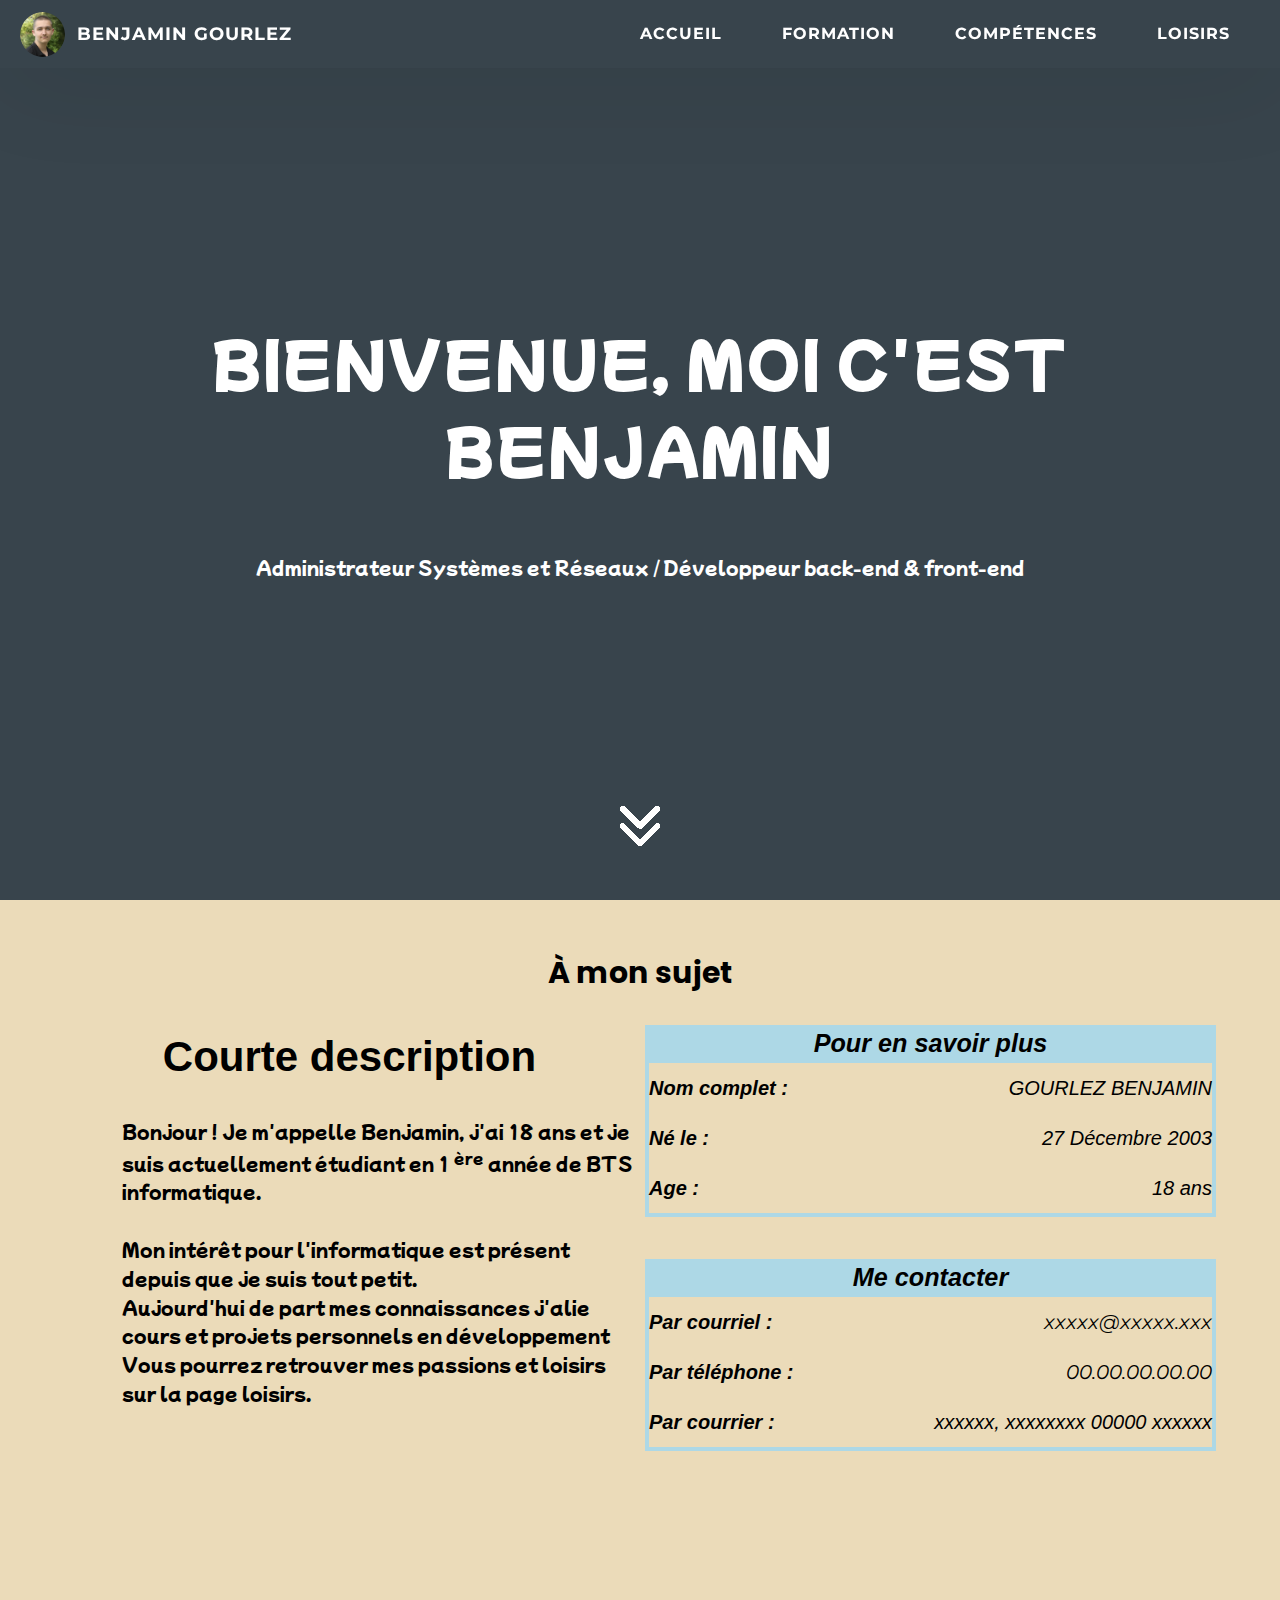
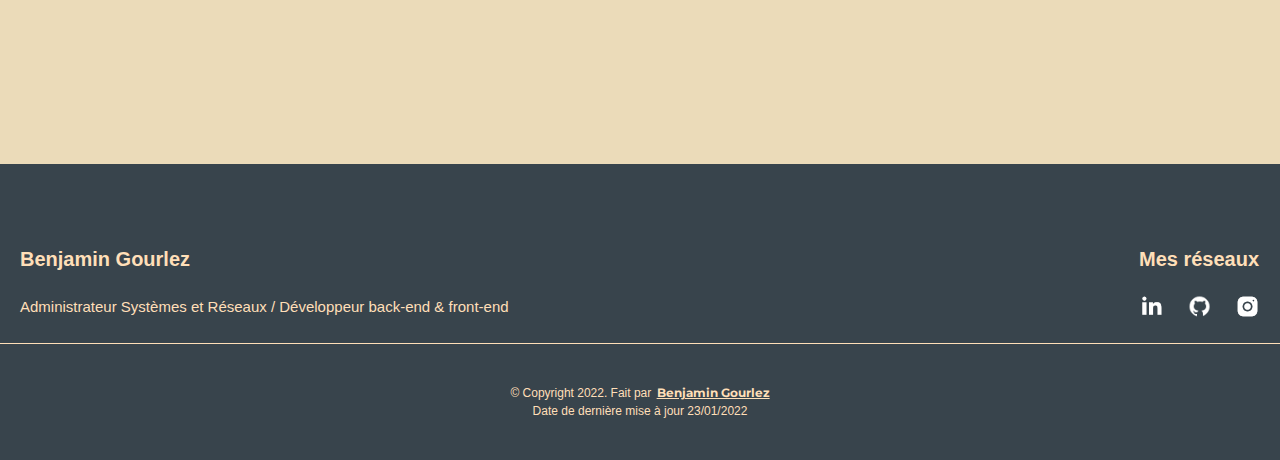
<file: index.html>
<!DOCTYPE html>
<html lang="fr">
  <head>
    <meta charset="UTF-8" />
    <meta http-equiv="X-UA-Compatible" content="IE=edge" />
    <meta name="viewport" content="width=device-width, initial-scale=1.0" />
    <link rel="shortcut icon" href="./images/bgo.png" type="image/x-icon">
    <title>Porfolio Benjamin Gourlez</title>
    <meta name="description" content="Portfolio de Benjamin Gourlez" />
    <link rel="stylesheet" href="css/global/header.css" />
    <link rel="stylesheet" href="css/pages/index.css" />
    <link rel="stylesheet" href="css/global/footer.css" />
  </head>

  <body>
    <header class="header">
      <div class="header-content">
        <div class="header-logo-cont">
          <div class="header-img">
            <img src="images/bgo.png" alt="" class="header-pp" />
          </div>
          <a href="#"><span class="header-img-txt"> Benjamin Gourlez </span></a>
        </div>

        <a href="#" class="header-menu-btn">
          <span class="lines"></span>
        </a>

        <div class="header-main">
          <ul class="header-links">
            <li class="header-li-link">
              <a href="./index.html">Accueil</a>
            </li>
            <li class="header-li-link">
              <a href="./pages/formations.html">Formation</a>
            </li>
            <li class="header-li-link">
              <a href="./pages/competences.html">Compétences</a>
            </li>
            <li class="header-li-link">
              <a href="./pages/loisirs.html">Loisirs</a>
            </li>
          </ul>
        </div>
      </div>
    </header>

    <section class="presentation">
      <div class="pres-cnt">
        <h1>Bienvenue, moi c'est Benjamin</h1>
        <p class="pres-txt">
          Administrateur Systèmes et Réseaux / Développeur back-end & front-end
        </p>
      </div>
      <div class="down-arrow"></div>
    </section>

    <section id="about-me" class="sn-aboutme">
      <h2 class="aboutme-title">À mon sujet</h2>

      <div class="about-cnt">
        <aside class="about-aside">
          <table width="100%">
            <caption>
              <strong>Pour en savoir plus</strong>
            </caption>
            <tbody>
              <tr>
                <th scope="row" class="box-label">Nom complet :</th>
                <td class="box-value">GOURLEZ BENJAMIN</td>
              </tr>
              <tr>
                <th scope="row" class="box-label">Né le :</th>
                <td class="box-value">27 Décembre 2003</td>
              </tr>
              <tr>
                <th scope="row" class="box-label">Age :</th>
                <td class="box-value">18 ans</td>
              </tr>
            </tbody>
          </table>
          <br />
          <table width="100%">
            <caption>
              <strong>Me contacter</strong>
            </caption>
            <tbody>
              <tr>
                <th scope="row" class="box-label">Par courriel :</th>
                <td class="box-value">
                  <a href="mailto:xxx.xxxxx@xxxxx.xxxx"
                    >xxxxx@xxxxx.xxx</a
                  >
                </td>
              </tr>
              <tr>
                <th scope="row" class="box-label">Par téléphone :</th>
                <td class="box-value">
                  <a href="tel:+3300000000">00.00.00.00.00</a>
                </td>
              </tr>
              <tr>
                <th scope="row" class="box-label">Par courrier :</th>
                <td class="box-value">xxxxxx, xxxxxxxx 00000 xxxxxx</td>
              </tr>
            </tbody>
          </table>
          <br />
        </aside>

        <h2>Courte description</h2>
        <p class="description">
          <br />
          Bonjour ! Je m'appelle Benjamin, j'ai 18 ans et je suis actuellement
          étudiant en 1 <sup>ère</sup> année de BTS informatique. <br /><br />
          Mon intérêt pour l'informatique est présent depuis que je suis tout petit.
          <br/>
          Aujourd'hui de part mes connaissances j'alie cours et projets personnels en développement
          <br/>
          Vous pourrez retrouver mes passions et loisirs sur la page loisirs.
        </p>
      </div>

    </section>

    <footer class="footer">
        <div class="footer-container">
          <div class="footer-up-content">
            <div class="footer-content-row1">
              <h2>
                <span>Mes réseaux</span>
              </h2>
              <div class="footer-social-div">
                <a href="http://www.linkedin.com/in/benjamin-gourlez">
                  <img
                    class="footer-icons"
                    src="images/icons/reseaux/linkedin.png"
                    alt="icon"
                  />
                </a>
                <a href="https://github.com/BenjaminGourlez">
                  <img
                    class="footer-icons"
                    src="images/icons/reseaux/github.png"
                    alt="icon"
                  />
                </a>
                <a href="https://www.instagram.com/benj_pics/">
                  <img
                    class="footer-icons"
                    src="images/icons/reseaux/insta.png"
                    alt="icon"
                  />
                </a>
              </div>
            </div>
            <div class="footer-content-row2">
              <h4>Benjamin Gourlez</h4>
              <p class="footer-desc">
                Administrateur Systèmes et Réseaux / Développeur back-end & front-end
              </p>
            </div>
          </div>
  
          <div class="footer-down">
            &copy; Copyright 2022. Fait par
            <a href="./index.html#"
              >Benjamin Gourlez</a
            >
            <br>
            Date de dernière mise à jour 23/01/2022
          </div>
        </div>
      </footer>
  </body>
</html>
</file>
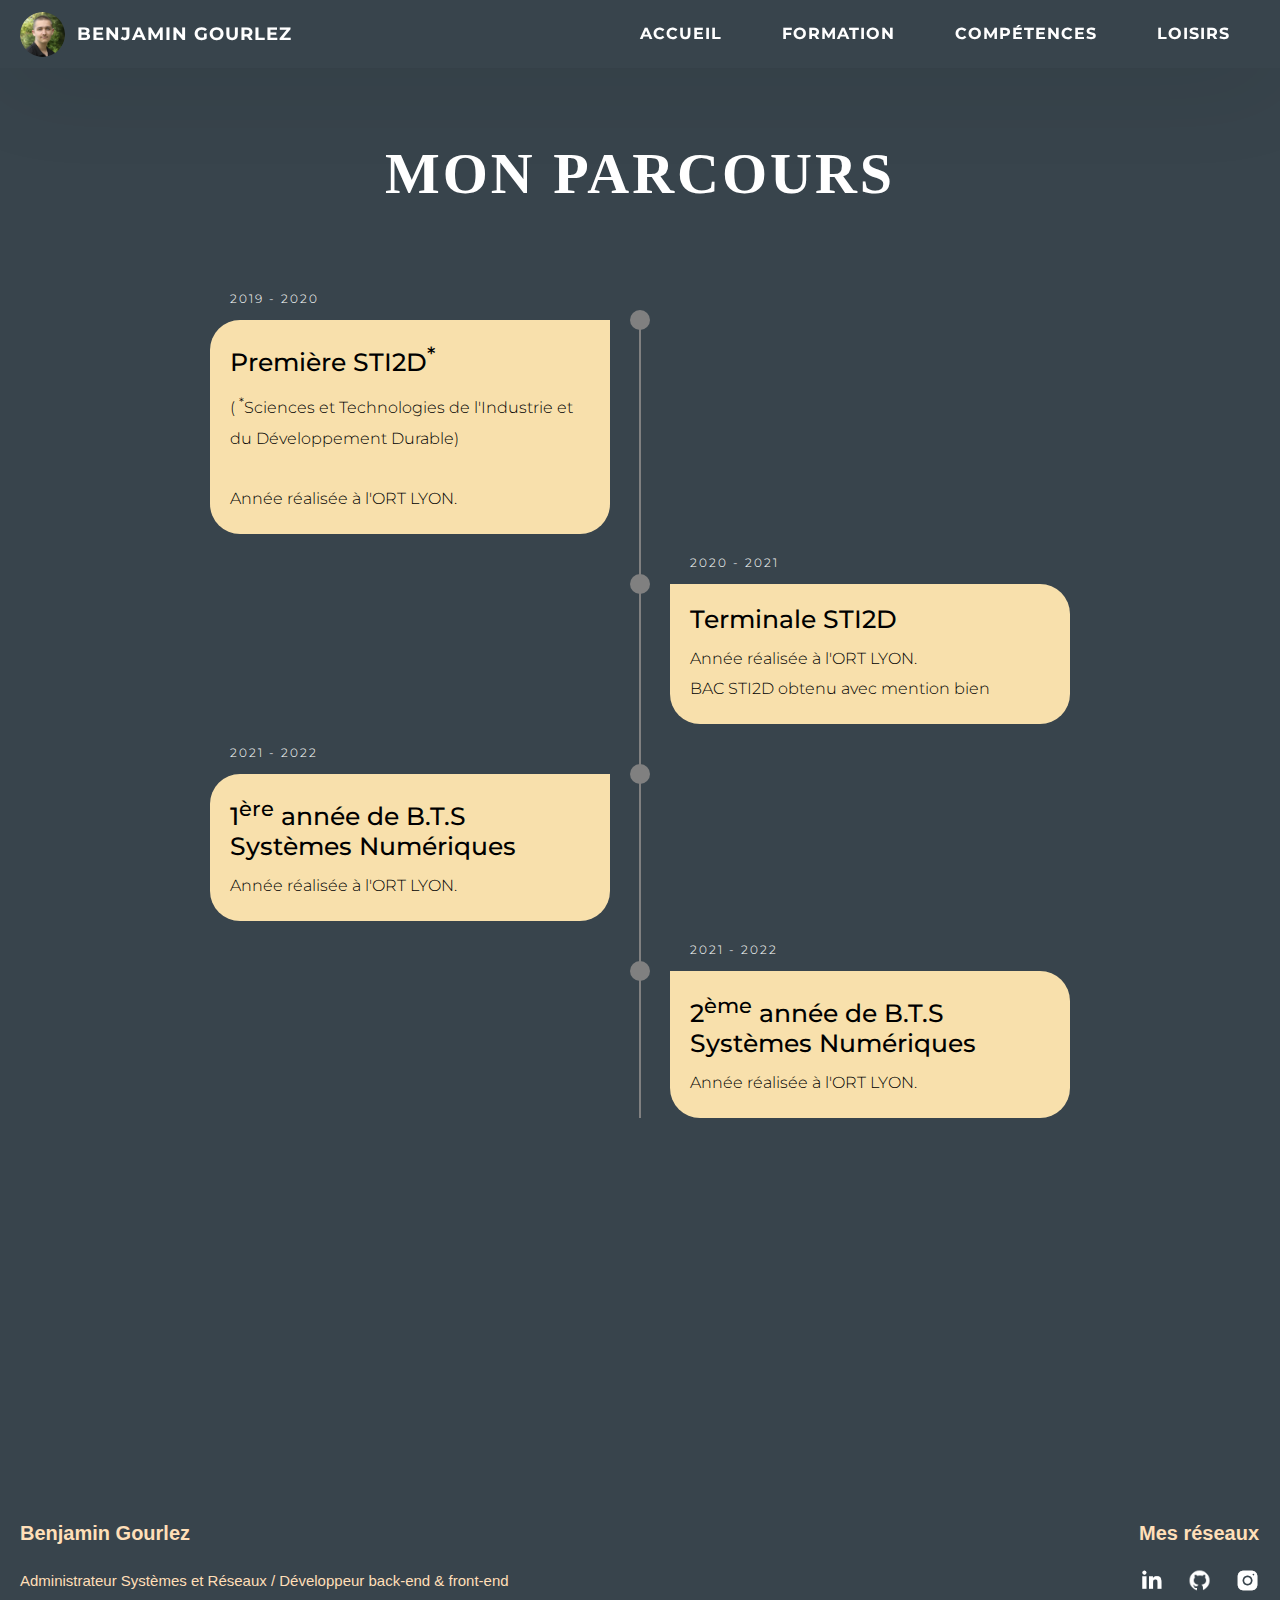
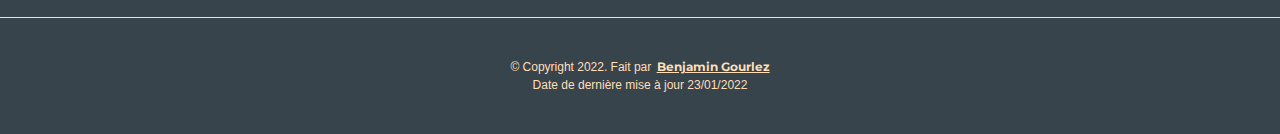
<file: pages/formations.html>
<!DOCTYPE html>
<html lang="fr">
  <head>
    <meta charset="UTF-8" />
    <meta http-equiv="X-UA-Compatible" content="IE=edge" />
    <meta name="viewport" content="width=device-width, initial-scale=1.0" />
    <link rel="shortcut icon" href="../images/bgo.png" type="image/x-icon">
    <title>Porfolio Benjamin Gourlez</title>
    <meta name="description" content="Portfolio de Benjamin Gourlez" />
    <link rel="stylesheet" href="../css/global/header.css" />
    <link rel="stylesheet" href="../css/pages/formations.css" />
    <link rel="stylesheet" href="../css/global/footer.css" />
  </head>

  <body>
    <header class="header">
      <div class="header-content">
        <div class="header-logo-cont">
          <div class="header-img">
            <img src="../images/bgo.png" alt="" class="header-pp" />
          </div>
          <a href="#"><span class="header-img-txt"> Benjamin Gourlez </span></a>
        </div>

        <a href="#" class="header-menu-btn">
          <span class="lines"></span>
        </a>

        <div class="header-main">
          <ul class="header-links">
            <li class="header-li-link">
              <a href="../index.html">Accueil</a>
            </li>
            <li class="header-li-link">
              <a href="./formations.html">Formation</a>
            </li>
            <li class="header-li-link">
              <a href="./competences.html">Compétences</a>
            </li>
            <li class="header-li-link">
              <a href="./loisirs.html">Loisirs</a>
            </li>
          </ul>
        </div>
      </div>
    </header>

    <section class="timeline-sec">
      <div class="text">
        <h1>Mon parcours </h1>
      </div>
      <div class="timeline">
        <ul>
          <li>
            <div class="timeline-txt">
              <h3 class="date">2019 - 2020</h3>
              <h1>Première STI2D<sup>*</sup></h1>
              <p>( <sup>*</sup>Sciences et Technologies de l'Industrie et du Développement Durable) 
                <br>
                <br>
                Année réalisée à l'<a href="https://ort-france.fr/nos-formations/secondaire/bac-sti2d">ORT LYON</a>.</p>
            </div>
          </li>
          <li>
            <div class="timeline-txt">
              <h3 class="date">2020 - 2021</h3>
              <h1>Terminale STI2D</h1>
              <p>Année réalisée à l'<a href="https://ort-france.fr/nos-formations/secondaire/bac-sti2d">ORT LYON</a>.
                <br>
                BAC STI2D obtenu avec mention bien
              </p>
            </div>
          </li>
          <li>
            <div class="timeline-txt">
              <h3 class="date">2021 - 2022</h3>
              <h1>1<sup>ère</sup> année de B.T.S Systèmes Numériques</h1>
              <p>Année réalisée à l'<a href="https://ort-france.fr/nos-formations/metier-du-numerique-et-informatique/bts-snir">ORT LYON</a>.</p>
            </div>
          </li>
          <li>
            <div class="timeline-txt">
              <h3 class="date">2021 - 2022</h3>
              <h1>2<sup>ème</sup> année de B.T.S Systèmes Numériques</h1>
              <p>Année réalisée à l'<a href="https://ort-france.fr/nos-formations/metier-du-numerique-et-informatique/bts-snir">ORT LYON</a>.</p>
            </div>
          </li>
        </ul>
      </div>
      
    </section>

    <footer class="footer">
        <div class="footer-container">
          <div class="footer-up-content">
            <div class="footer-content-row1">
              <h2>
                <span>Mes réseaux</span>
              </h2>
              <div class="footer-social-div">
                <a href="http://www.linkedin.com/in/benjamin-gourlez">
                  <img
                    class="footer-icons"
                    src="../images/icons/reseaux/linkedin.png"
                    alt="icon"
                  />
                </a>
                <a href="https://github.com/BenjaminGourlez">
                  <img
                    class="footer-icons"
                    src="../images/icons/reseaux/github.png"
                    alt="icon"
                  />
                </a>
                <a href="https://www.instagram.com/benj_pics/">
                  <img
                    class="footer-icons"
                    src="../images/icons/reseaux/insta.png"
                    alt="icon"
                  />
                </a>
              </div>
            </div>
            <div class="footer-content-row2">
              <h4>Benjamin Gourlez</h4>
              <p class="footer-desc">
                Administrateur Systèmes et Réseaux / Développeur back-end & front-end
              </p>
            </div>
          </div>
  
          <div class="footer-down">
            &copy; Copyright 2022. Fait par
            <a href="../index.html#"
              >Benjamin Gourlez</a
            >
            <br>
            Date de dernière mise à jour 23/01/2022
          </div>
        </div>
      </footer>
  </body>
</html>
</file>
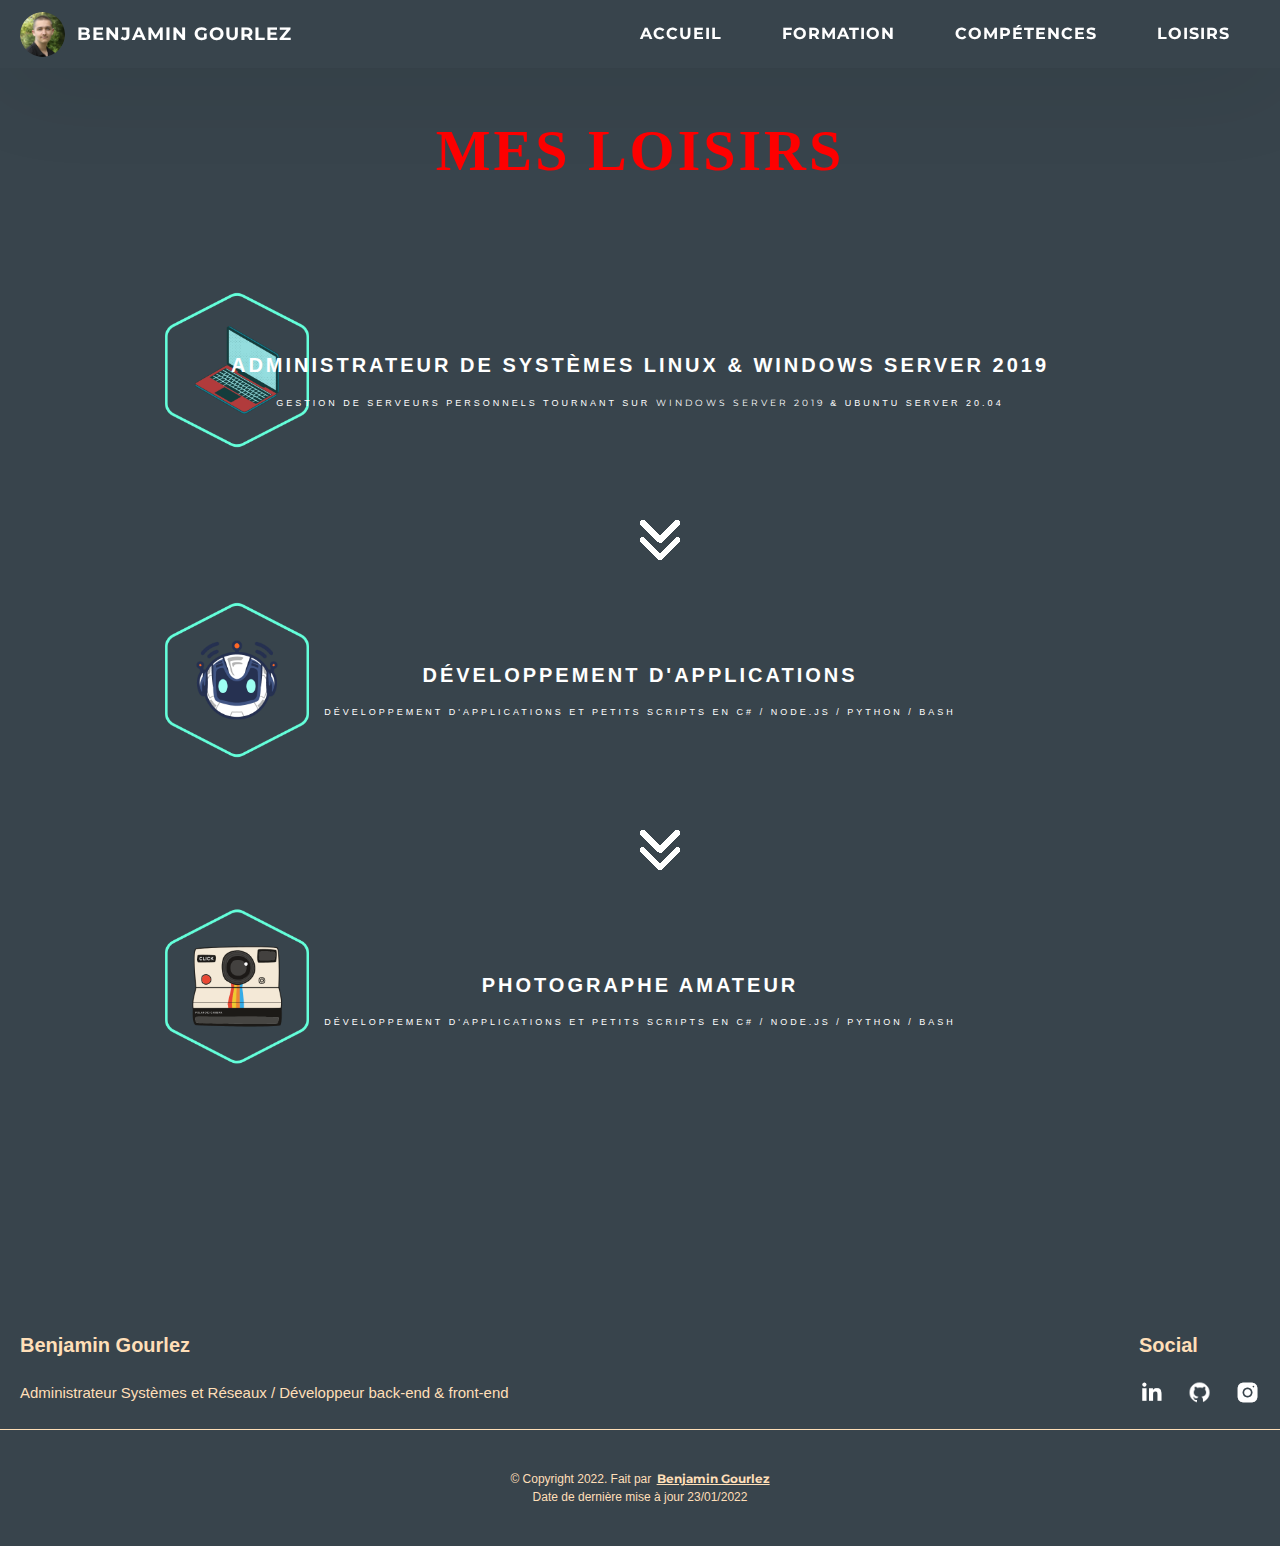
<file: pages/loisirs.html>
<!DOCTYPE html>
<html lang="fr">
  <head>
    <meta charset="UTF-8" />
    <meta http-equiv="X-UA-Compatible" content="IE=edge" />
    <meta name="viewport" content="width=device-width, initial-scale=1.0" />
    <link rel="shortcut icon" href="../images/bgo.png" type="image/x-icon" />
    <title>Porfolio Benjamin Gourlez</title>
    <meta name="description" content="Portfolio de Benjamin Gourlez" />
    <link rel="stylesheet" href="../css/global/header.css" />
    <link rel="stylesheet" href="../css/pages/loisirs.css" />
    <link rel="stylesheet" href="../css/global/footer.css" />

  </head>

  <body>
    <header class="header">
      <div class="header-content">
        <div class="header-logo-cont">
          <div class="header-img">
            <img src="../images/bgo.png" alt="" class="header-pp" />
          </div>
          <a href="#"><span class="header-img-txt"> Benjamin Gourlez </span></a>
        </div>

        <a href="#" class="header-menu-btn">
          <span class="lines"></span>
        </a>

        <div class="header-main">
          <ul class="header-links">
            <li class="header-li-link">
              <a href="../index.html">Accueil</a>
            </li>
            <li class="header-li-link">
              <a href="./formations.html">Formation</a>
            </li>
            <li class="header-li-link">
              <a href="./competences.html">Compétences</a>
            </li>
            <li class="header-li-link">
              <a href="./loisirs.html">Loisirs</a>
            </li>
          </ul>
        </div>
      </div>
    </header>

    <section class="loisirs-sect">
      <div class="loisirs-cnt">
        <h1>Mes loisirs</h1>
      </div>
    </section>

    <section>
      <div class="loisirs-cards">
        <div class="cards adminsys-card">
          <div class="cards-txt">
            <h3>Administrateur de systèmes Linux & Windows Server 2019</h3>
            <p>
              Gestion de serveurs personnels tournant sur
              <a
                href="https://docs.microsoft.com/fr-fr/windows-server/get-started/whats-new-in-windows-server-2019"
                >Windows Server 2019</a
              >
              & <a href="https://ubuntu.com/server"></a> Ubuntu Server 20.04
            </p>
          </div>
        </div>
        <div class="down-arrow"></div>
        <div class="cards dev-card">
          <div class="cards-txt">
            <h3>Développement d'applications</h3>
            <p>
              Développement d'applications et petits scripts en C# / Node.js /
              Python / Bash
            </p>
          </div>
        </div>
        <div class="down-arrow"></div>
        <div class="cards photo-card">
          <div class="cards-txt">
            <h3>Photographe amateur</h3>
            <p>
              Développement d'applications et petits scripts en C# / Node.js /
              Python / Bash
            </p>
          </div>
        </div>
      </div>
    </section>
    <footer class="footer">
      <div class="footer-container">
        <div class="footer-up-content">
          <div class="footer-content-row1">
            <h2>
              <span>Social</span>
            </h2>
            <div class="footer-social-div">
              <a href="http://www.linkedin.com/in/benjamin-gourlez">
                <img
                  class="footer-icons"
                  src="../images/icons/reseaux/linkedin.png"
                  alt="icon"
                />
              </a>
              <a href="https://github.com/BenjaminGourlez">
                <img
                  class="footer-icons"
                  src="../images/icons/reseaux/github.png"
                  alt="icon"
                />
              </a>
              <a href="https://www.instagram.com/benj_pics/">
                <img
                  class="footer-icons"
                  src="../images/icons/reseaux/insta.png"
                  alt="icon"
                />
              </a>
            </div>
          </div>
          <div class="footer-content-row2">
            <h4>Benjamin Gourlez</h4>
            <p class="footer-desc">
              Administrateur Systèmes et Réseaux / Développeur back-end &
              front-end
            </p>
          </div>
        </div>

        <div class="footer-down">
          &copy; Copyright 2022. Fait par
          <a href="../index.html#">Benjamin Gourlez</a>
          <br />
          Date de dernière mise à jour 23/01/2022
        </div>
      </div>
    </footer>
  </body>
</html>
</file>
<file: css/global/header.css>
/*
    MEDIAQUERIES

    ZONE TELEPHONE          = 0 -- 600PX
    ZONE TABLETTE PORTRAIT  = 600 -- 900PX
    ZONE TABLETTE PAYSAGE   = 900 -- 1200PX
    ZONE BUREAU STANDARD    = 1200 -- 1800PX
    ZONE GRAND BUREAU       = 1800PX & +

*/

/*
    GUIDE TAILLE --- SOURCE : https://codebeautify.org/percent-to-rem-converter

    1em / 1rem === 100% === 16px === 12pt
    37.5em === 3750% === 600px === 450.01pt
    56.25em === 5625% === 900px === 675.02pt
    75em === 7500% === 1200px === 900.02pt
    112.5em === 11250% === 1800px === 1350.03pt

*/

/*
    IMPORTATION DE POLICES
*/

/* Montserrat */
@import url("https://fonts.googleapis.com/css2?family=Montserrat:wght@300;500&display=swap");

/* Source Sans Pro */
@import url("https://fonts.googleapis.com/css2?family=Source+Sans+Pro:wght@400;600;700;900&display=swap");

/* Lobster Two */
@import url("https://fonts.googleapis.com/css2?family=Lobster+Two:ital,wght@0,400;0,700;1,400;1,700");

/*
    DEBUT DU CODE
*/

/*
    STYLES GLOBAL
*/

*,
*::after,
*::before {
  margin: 0;
  padding: 0;
  box-sizing: inherit;
  font-family: inherit;
}

:root {
  font-size: 62.5%;
  scroll-behavior: smooth;
}

@media only screen and (max-width: 75em) {
  :root {
    font-size: 59%;
  }
}

@media only screen and (max-width: 56.25em) {
  :root {
    font-size: 56%;
  }
}

@media only screen and (min-width: 112.5em) {
  :root {
    font-size: 65%;
  }
}

body {
  box-sizing: border-box;
  position: relative;
  line-height: 1.5;
  font-family: sans-serif;
  overflow-x: hidden;
  overflow-y: scroll;
  font-family: "Sans Pro", Arial, Helvetica, sans-serif;
}

a {
  font-family: 'Montserrat', 'Times New Roman', Times, sans-serif;
  text-decoration: none;
  color: inherit;
}

.header li {
  list-style: none;
}

input:focus,
button:focus,
a:focus,
textarea:focus {
  outline: none;
}

button {
  border: none;
  cursor: pointer;
}

textarea {
  resize: none;
}

/*
  HEADER
*/

.header {
  position: fixed;
  width: 100%;
  z-index: 1000;
  background: #38444c;
  box-shadow: 0 10px 100px rgba(0, 0, 0, 0.1);
}

.header-content {
  display: flex;
  align-items: center;
  justify-content: space-between;
  padding: 1rem 5rem;
}

@media only screen and (min-width: 768px) {
  .header-content {
    padding: 0 2rem;
  }
}

/*
  CSS DE L'ICONE ET DU TEXTE
*/

.header-logo-cont {
  display: flex;
  align-items: center;
  cursor: pointer;
  color: white;
  transition: color 0.3s;
}

.header-logo-cont:hover {
  color: #f2dcc7;
}

.header-img {
  width: 5rem;
  height: 5rem;
  border-radius: 50px;
  overflow: hidden;
  margin-right: 1.5rem;
}

@media only screen and (min-width: 56.25em) {
  .header-img {
    width: 4.5rem;
    height: 4.5rem;
    margin-right: 1.2rem;
  }
}

.header-pp {
  width: 100%;
  height: 100%;
  object-fit: cover;
  object-position: center;
  display: block;
}

.header-img-txt {
  font-family: 'Montserrat', 'Times New Roman', Times, sans-serif;
  font-size: 1.8rem;
  text-transform: uppercase;
  font-weight: 700;
  letter-spacing: 1px;
}

/*
  CSS DES LIENS DU MENU
*/

.header-links {
  display: flex;
}

@media only screen and (max-width: 41em) {
  .header-links {
    display: none;
  }
}

.header-li-link {
  padding: 2.2rem 3rem;
  display: inline-block;
  font-size: 1.6rem;
  color: white;
  text-transform: uppercase;
  letter-spacing: 1px;
  font-weight: 700;
  transition: color 0.3s;
}

.header-li-link:hover {
  color: rgb(102, 255, 135);
  text-decoration: underline dashed;
  
  text-underline-offset: 8px;
}


@media only screen and (max-width: 56.25em) {
  .header-li-link {
    padding: 3rem 1.8rem;
    font-size: 1.5rem;
  }
}

/* menu button */

@media only screen and (max-width: 41em) {
  .header-menu-btn {
    height: 30px;
    width: 30px;
    position: absolute;
    right: 20px;
    top: 20px;
    z-index: 101;
  }
  .header-menu-btn > span {
    background-color: #fff;
    border-radius: 1px;
    height: 2px;
    width: 100%;
    position: absolute;
    left: 50%;
    top: 50%;
    margin: -1px 0 0 -15px;
  }
  .header-menu-btn > span:after,
  .header-menu-btn > span:before {
    content: "";
    background-color: #fff;
    border-radius: 1px;
    height: 2px;
    width: 100%;
    position: absolute;
    left: 50%;
    margin-left: -15px;
  }
  .header-menu-btn > span:after {
    top: -7px;
  }
  .header-menu-btn > span:before {
    bottom: -7px;
  }
}
</file>
<file: css/pages/index.css>
/*
    MEDIAQUERIES

    ZONE TELEPHONE          = 0 -- 600PX
    ZONE TABLETTE PORTRAIT  = 600 -- 900PX
    ZONE TABLETTE PAYSAGE   = 900 -- 1200PX
    ZONE BUREAU STANDARD    = 1200 -- 1800PX
    ZONE GRAND BUREAU       = 1800PX & +

*/

/*
    GUIDE TAILLE --- SOURCE : https://codebeautify.org/percent-to-rem-converter

    1em / 1rem === 100% === 16px === 12pt
    37.5em === 3750% === 600px === 450.01pt
    56.25em === 5625% === 900px === 675.02pt
    75em === 7500% === 1200px === 900.02pt
    112.5em === 11250% === 1800px === 1350.03pt

*/

/*
    IMPORTATION DE POLICES
*/

/* Lobster Two */
@import url("https://fonts.googleapis.com/css2?family=Lobster+Two:ital,wght@0,400;0,700;1,400;1,700");

/*Mochiy Pop P One*/
@import url("https://fonts.googleapis.com/css2?family=Mochiy+Pop+P+One&display=swap");

/* Poppins */
@import url("https://fonts.googleapis.com/css2?family=Poppins:ital,wght@0,100;0,200;0,300;0,400;0,500;0,600;0,700;0,800;0,900;1,100;1,200;1,300;1,400;1,500;1,600;1,700;1,800;1,900&display=swap");

/*
    DEBUT DU CODE
*/

/*
    COULEURS GLOBALES
*/

:root {
  --grey-background: #38444c;
  --about-background: rgb(235,219,185);
  --blue-table: #add8e6;
  --white: #ffffff;
}

/*
  STYLE DE LA PRESENTATION
*/

.presentation {
  background-color: var(--grey-background);
  height: 100vh;
  min-height: 80rem;
  max-height: 120rem;
  position: relative;
}

.pres-cnt {
  position: absolute;
  top: 50%;
  left: 50%;
  transform: translate(-50%, -50%);
  max-width: 90rem;
  width: 92%;
}

.pres-cnt h1 {
  color: white;
  font-family: "Mochiy Pop P One", "Times New Roman",
    Arial sans-serif;
  font-size: 5.8rem;
  text-transform: uppercase;
  letter-spacing: 3px;
  text-align: center;
}

.pres-txt {
  font-family: "Mochiy Pop P One", "Times New Roman", Arial, sans-serif;
  margin: 6rem auto 0 auto;
  max-width: 80rem;
  color: white;
  font-size: 1.8rem;
  text-align: center;
  width: 100%;
  line-height: 1.6;
}

/*
  CSS FLECHE
*/

.down-arrow {
  width: 40px;
  height: 40px;
  background-image: url("../../images/icons/double_arrow_white.png");
  position: relative;
  overflow: hidden;
  position: absolute;
  bottom: 6%;
  left: 50%;
  transform: translateX(-50%);
}

/*
    MEDIAQUERIES PRESENTATION DIV
*/

@media only screen and (max-width: 37.5em) {
  .pres-cnt {
    padding: 30rem 0 13rem 0;
    margin: auto;
    position: static;
    transform: translate(0, 0);
  }

  .pres-cnt h1 {
    font-size: 4.5rem;
  }

  .pres-txt {
    font-size: 2rem;
  }
}

/*
    STYLE A PROPOS DE MOI
*/

.sn-aboutme {
  background-color: var(--about-background);
  height: 96vh;
  min-height: 80rem;
  max-height: 120rem;
  padding-left: 5%;
  padding-right: 5%;
  font-size: 2.8rem;
  text-align: center;
  position: relative;
}

.sn-aboutme .aboutme-title {
  font-size: 3rem;
  padding-top: 5rem;
  margin-bottom: 1em;
  font-family: "Poppins", "Times New Roman", Arial, sans-serif;
}

.about-aside table {
  border-collapse: collapse;
  font-size: 0.9em;
  border-bottom: 4px solid #add8e6;
  border-left: 4px solid #add8e6;
  border-right: 4px solid #add8e6;
}

.about-aside table caption {
  background-color: #add8e6;
}

.about-aside table tbody tr .box-label {
  font-size: 2rem;
  white-space: nowrap;
  vertical-align: middle;
  text-align: left;
  padding-top: 1rem;
  padding-bottom: 1rem;
}

.about-aside table tbody tr .box-value {
  font-size: 2rem;
  text-align: right;
  white-space: nowrap;
  vertical-align: middle;
  white-space: normal;
}

.about-aside table tbody tr .box-label-contact {
  background-color: #add8e6;
  text-align: center;
  margin: 0px;
  border-left: 4px solid #add8e6;
  border-right: 4px solid #add8e6;
}

.about-cnt aside {
  width: 50%;
  padding-left: 0.5rem;
  margin-left: 0.5rem;
  float: right;
  font-style: italic;
  color: var(--blue_table);
}

.about-cnt aside > p {
  margin: 2rem;
}

.description {
  font-family: "Mochiy Pop P One", "Times New Roman", Arial, sans-serif;
  padding-left: 5%;
  padding-right: 5%;
  max-width: 80rem;
  color: black;
  font-size: 1.8rem;
  text-align: left;
  width: 100%;
  line-height: 1.6;
}




/*
    A PROPOS MEDIAQUERIES
*/

@media only screen and (max-width: 37.5em) {
  .about-cnt aside {
    width: unset;
    padding-left: unset;
    margin-left: unset;
    margin-bottom: 1rem;
    float: unset;
    box-shadow: unset;
    font-style: unset;
    color: var(--blue_table);
  }

  .about-cnt aside > p {
    margin: 16px;
  }

  .about-cnt p {
    font-family: "Mochiy Pop P One", "Times New Roman", Arial, sans-serif;
  }

}

@media only screen and (max-width: 700px) {
  .sn-aboutme {
    height: 148vh;
    min-height: 80rem;
    max-height: 200rem;
  }

  .aboutme-title {
    font-size: 2rem;
    margin-bottom: 8rem;
  }

}
</file>
<file: css/global/footer.css>
/*
    MEDIAQUERIES

    ZONE TELEPHONE          = 0 -- 600PX
    ZONE TABLETTE PORTRAIT  = 600 -- 900PX
    ZONE TABLETTE PAYSAGE   = 900 -- 1200PX
    ZONE BUREAU STANDARD    = 1200 -- 1800PX
    ZONE GRAND BUREAU       = 1800PX & +

*/

/*
    GUIDE TAILLE --- SOURCE : https://codebeautify.org/percent-to-rem-converter

    1em / 1rem === 100% === 16px === 12pt
    37.5em === 3750% === 600px === 450.01pt
    56.25em === 5625% === 900px === 675.02pt
    75em === 7500% === 1200px === 900.02pt
    112.5em === 11250% === 1800px === 1350.03pt

*/

/*
    IMPORTATION DE POLICES
*/

/* Source Sans Pro */
@import url("https://fonts.googleapis.com/css2?family=Source+Sans+Pro:wght@400;600;700;900&display=swap");

/* Lobster Two */
@import url("https://fonts.googleapis.com/css2?family=Lobster+Two:ital,wght@0,400;0,700;1,400;1,700");

/*
    DEBUT DU CODE
*/

:root {
  --grey_background: #38444c;
  --beige: #ffdfb8;
  --white: #ffffff;
}

.main-footer {
  background: var(--grey_background);
  color: #222;
}

.footer-up-content {
  display: flex;
  justify-content: space-between;
  padding-top: 8rem;
  background-color: var(--grey_background);
  padding-left: 2rem;
  padding-bottom: 2rem;
}

@media only screen and (max-width: 56.25em) {
  .footer-up-content {
    padding: 6rem 0;
  }
}

@media only screen and (max-width: 37.5em) {
  .footer-up-content {
    display: block;
  }
}

.footer-content-row1 {
  order: 2;
}

@media only screen and (max-width: 56.25em) {
  .footer-content-row1 {
    margin-bottom: 5rem;
  }
}
.footer-content-row2 {
  width: 40%;
  order: 1;
  max-width: 50rem;
}

@media only screen and (max-width: 56.25em) {
  .footer-content-row2 {
    width: 100%;
  }
}

.footer-desc {
  margin-top: 2rem;
  color: var(--beige);
  font-size: 1.5rem;
  line-height: 1.7;
}
.footer-social-div {
  margin-top: 2rem;
}

.footer-icons {
  margin-right: 2rem;
  width: 2.5rem;
}

.footer-down {
  padding: 4rem 0;
  border-top: 1px solid var(--beige);
  background-color: var(--grey_background);
  color: var(--beige);
  font-size: 1.2rem;
  text-align: left;
  text-align: center;
}

.footer-down a {
  text-decoration: underline;
  font-weight: bold;
  margin-left: 2px;
}

@media only screen and (max-width: 56.25em) {
  .footer-down {
    padding: 3.5rem 0;
  }
}

.footer-content-row2 h4{
  color: var(--beige);
  font-size: 2rem;
}

.footer-content-row1 h2{
  color: var(--beige);
  font-size: 2rem;
  margin-right: 2rem;
}
</file>
<file: css/pages/formations.css>
/*
    MEDIAQUERIES

    ZONE TELEPHONE          = 0 -- 600PX
    ZONE TABLETTE PORTRAIT  = 600 -- 900PX
    ZONE TABLETTE PAYSAGE   = 900 -- 1200PX
    ZONE BUREAU STANDARD    = 1200 -- 1800PX
    ZONE GRAND BUREAU       = 1800PX & +

*/

/*
    GUIDE TAILLE --- SOURCE : https://codebeautify.org/percent-to-rem-converter

    1em / 1rem === 100% === 16px === 12pt
    37.5em === 3750% === 600px === 450.01pt
    56.25em === 5625% === 900px === 675.02pt
    75em === 7500% === 1200px === 900.02pt
    112.5em === 11250% === 1800px === 1350.03pt

*/

/*
    IMPORTATION DE POLICES
*/

/* Montserrat */
@import url("https://fonts.googleapis.com/css2?family=Montserrat:wght@300;500&display=swap");
/*
    DEBUT DU CODE
*/

/*
    COULEURS GLOBALES
*/

:root {
  --grey-background: #38444c;
  --background: rgb(248, 224, 172);
  --blue-table: #add8e6;
  --white: #ffffff;
}

@import url("https://fonts.googleapis.com/css2?family=Montserrat:wght@300;500&display=swap");

* {
  margin: 0;
  padding: 0;
  box-sizing: border-box;
}

.text {
  position: absolute;
  top: 10%;
  left: 50%;
  transform: translate(-50%, -50%);
  max-width: 90rem;
  width: 92%;
}

.text h1 {
  color: white;
  font-family: "Mochiy Pop P One", "Times New Roman",
    Arial sans-serif;
  font-size: 5.8rem;
  text-transform: uppercase;
  letter-spacing: 3px;
  text-align: center;
}

.timeline-sec {
  min-height: 100vh;
  width: 100%;
  display: flex;
  align-items: center;
  justify-content: center;
  padding: 32rem 0;
  background-color: var(--grey-background);
}

.timeline {
  width: 80%;
  height: auto;
  max-width: 800px;
  margin: 0 auto;
  position: relative;
}

.timeline ul {
  list-style: none;
}

.timeline ul li {
  padding: 20px;
  background-color: var(--background);
  color: black;
  border-radius: 10px;
  margin-bottom: 20px;
}

.timeline ul li:last-child {
  margin-bottom: 0;
}

.timeline-txt h1 {
  font-family: "Montserrat";
  font-weight: 500;
  font-size: 25px;
  line-height: 30px;
  margin-bottom: 10px;
}

.timeline-txt p {
  font-family: "Montserrat";
  font-size: 16px;
  line-height: 30px;
  font-weight: 300;
}

.timeline-txt .date {
  font-family: "Montserrat";
  color : white;
  font-size: 12px;
  font-weight: 300;
  margin-bottom: 10px;
  letter-spacing: 2px;
}

@media only screen and (min-width: 768px) {
  .timeline:before {
    content: "";
    position: absolute;
    top: 0;
    left: 50%;
    transform: translateX(-50%);
    width: 2px;
    height: 100%;
    background-color: grey;
  }
  
  .timeline ul li {
    width: 50%;
    position: relative;
    margin-bottom: 50px;
  }
  
  .timeline ul li:nth-child(odd) {
    float: left;
    clear: right;
    transform: translateX(-30px);
    border-radius: 30px 0px 30px 30px;
  }
  
  .timeline ul li:nth-child(even) {
    float: right;
    clear: left;
    transform: translateX(30px);
    border-radius: 0px 30px 30px 30px;
  }
  
  .timeline ul li::before {
    content: "";
    position: absolute;
    height: 20px;
    width: 20px;
    border-radius: 50%;
    background-color: gray;
    top: 0px;
  }
  
  .timeline ul li:nth-child(odd)::before {
    transform: translate(50%, -50%);
    right: -30px;
  }
  .timeline ul li:nth-child(even)::before {
    transform: translate(-50%, -50%);
    left: -30px;
  }
  
  .timeline-txt .date {
    position: absolute;
    top: -30px;
  }
  
  .timeline ul li:hover::before {
    background-color: rgb(47, 159, 211);
  }

}
</file>
<file: css/pages/loisirs.css>
/*
    MEDIAQUERIES

    ZONE TELEPHONE          = 0 -- 600PX
    ZONE TABLETTE PORTRAIT  = 600 -- 900PX
    ZONE TABLETTE PAYSAGE   = 900 -- 1200PX
    ZONE BUREAU STANDARD    = 1200 -- 1800PX
    ZONE GRAND BUREAU       = 1800PX & +

*/

/*
    GUIDE TAILLE --- SOURCE : https://codebeautify.org/percent-to-rem-converter

    1em / 1rem === 100% === 16px === 12pt
    37.5em === 3750% === 600px === 450.01pt
    56.25em === 5625% === 900px === 675.02pt
    75em === 7500% === 1200px === 900.02pt
    112.5em === 11250% === 1800px === 1350.03pt

*/

/*
    IMPORTATION DE POLICES
*/

/* Montserrat */
@import url("https://fonts.googleapis.com/css2?family=Montserrat:wght@300;500&display=swap");

/*
    DEBUT DU CODE
*/

/*
    COULEURS GLOBALES
*/

:root {
  --grey-background: #38444c;
  --background: rgb(248, 224, 172);
  --blue-table: #add8e6;
  --white: #ffffff;
}

.loisirs-sect {
  background-color: var(--grey-background);
  min-height: 25rem;
  max-height: 50rem;
  position: relative;
}

.loisirs-cnt {
  position: absolute;
  margin-top: 15rem;
  left: 50%;
  transform: translate(-50%, -50%);
  max-width: 90rem;
  width: 92%;
}

.loisirs-cnt h1 {
  color: red;
  font-family: "Mochiy Pop P One", "Times New Roman", Arial sans-serif;
  font-size: 5.8rem;
  text-transform: uppercase;
  letter-spacing: 3px;
  text-align: center;
}

section {
  background-color: var(--grey-background);
}

.loisirs-cards {
  min-height: 100rem;
  color: white;
  text-transform: uppercase;
  letter-spacing: 3px;
  text-align: center;
}

.cards {
  cursor: pointer;
  padding-top: 6rem;
  background-color: transparent;
  height: 24rem;
  margin-left: 10%;
  width: 80%;
  margin-bottom: 3rem;
}

.cards h3 {
  font-size: 2rem;
}

.cards p {
  padding-top: 16px;
  font-size: 0.9rem;
}

.cards-txt{
  padding-top: 4rem;
}

.down-arrow {
  width: 40px;
  height: 40px;
  background-image: url("../../images/icons/double_arrow_white.png");
  margin-left: 50%;
  background-repeat: no-repeat;
  
}

.dev-card {
  background-image: url("../../images/loisirs/developpement_app.png");
  background-repeat: no-repeat;
  background-size: 16%;
  background-position-x: 3.12%;
  background-position-y: center;
}

.photo-card {
  background-image: url("../../images/loisirs/photogarphie.png");
  background-repeat: no-repeat;
  background-size: 16%;
  background-position-x: 3.12%;
  background-position-y: center;
}

.adminsys-card {
  background-image: url("../../images/loisirs/laptop.png");
  background-repeat: no-repeat;
  background-size: 16%;
  background-position-x: 3.12%;
  background-position-y: center;
}


@media only screen and (max-width: 75em) {
  :root {
    font-size: 59%;
  }
}

@media only screen and (max-width: 56.25em) {
  :root {
    font-size: 56%;
  }
}

@media only screen and (min-width: 112.5em) {
  :root {
    font-size: 65%;
  }
}
</file>
